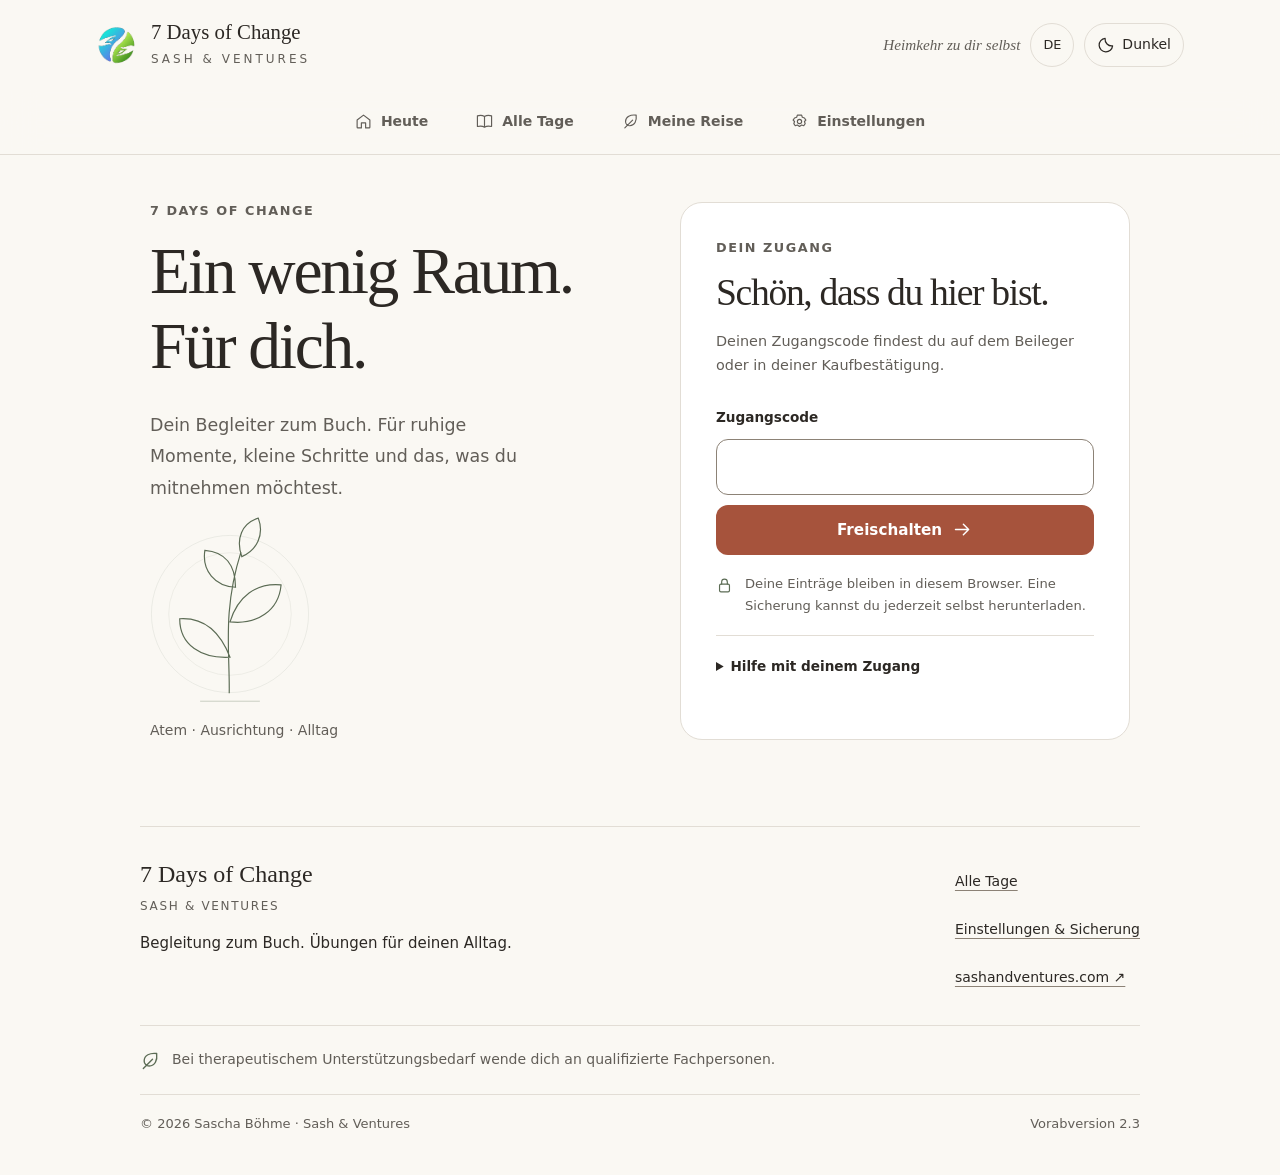
<file: index.html>
<!doctype html>
<html lang="de">
<head>
  <meta charset="utf-8">
  <meta name="viewport" content="width=device-width, initial-scale=1, viewport-fit=cover">
  <meta name="theme-color" content="#FAF8F3">
  <meta name="description" content="7 Days of Change – dein persönlicher Begleiter zum Buch. Raum für Atem, Praxis und Reflexion.">
  <meta name="color-scheme" content="light dark">
  <meta name="mobile-web-app-capable" content="yes">
  <meta name="apple-mobile-web-app-capable" content="yes">
  <meta name="apple-mobile-web-app-title" content="7DOC">
  <link rel="icon" href="img/icon-192.png" type="image/png">
  <link rel="apple-touch-icon" href="img/apple-touch-icon.png">
  <link rel="manifest" href="manifest.json">
  <link rel="stylesheet" href="style.css">
  <link rel="stylesheet" href="mobile.css">
  <title>7 Days of Change</title>
  <script src="content.js" defer></script>
  <script src="core.js" defer></script>
  <script src="interactions.js" defer></script>
  <script src="updates.js" defer></script>
  <script src="app.js" defer></script>
</head>
<body>
  <a class="skip-link" href="#main">Zum Inhalt</a>
  <header id="header" class="app-header"></header>
  <div id="storage-warning" class="system-warning" role="alert" hidden></div>
  <div id="update-notice" class="update-notice" role="status" hidden></div>
  <main id="main" tabindex="-1"></main>
  <footer id="footer" class="app-footer"></footer>
  <nav id="navigation" class="app-navigation" aria-label="Hauptnavigation"></nav>
  <button id="grounding-button" class="grounding-button" data-action="grounding" hidden></button>
  <dialog id="dialog" aria-labelledby="dialog-title"></dialog>
  <div id="toast" class="toast" role="status" aria-live="polite" hidden></div>
  <noscript>Bitte aktiviere JavaScript, um deine Übungen und Notizen zu nutzen. / Please enable JavaScript to use your practice and journal.</noscript>
</body>
</html>
</file>
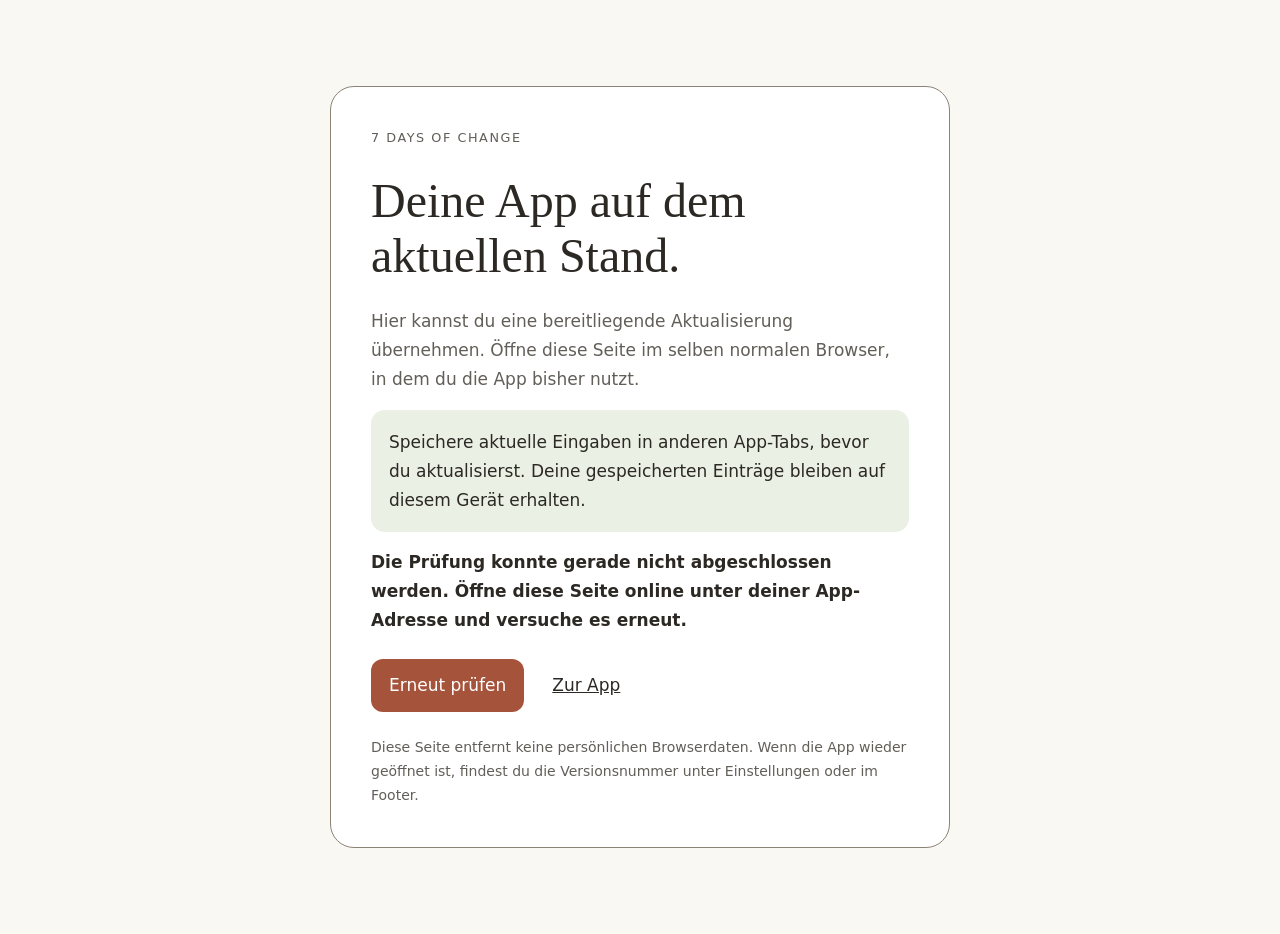
<file: aktualisieren.html>
<!doctype html>
<html lang="de">
<head>
<meta charset="utf-8">
<meta name="viewport" content="width=device-width,initial-scale=1">
<meta name="robots" content="noindex">
<meta name="color-scheme" content="light dark">
<title>App aktualisieren · 7 Days of Change</title>
<style>
:root{color-scheme:light dark;--bg:#faf8f3;--surface:#fff;--ink:#2c2824;--muted:#625e58;--accent:#a6533c;--on-accent:#fff;--line:#8c8276;--soft:#eaf0e4}
@media(prefers-color-scheme:dark){:root{--bg:#24211e;--surface:#302b27;--ink:#f0eee5;--muted:#d3cfc5;--accent:#e5ac8f;--on-accent:#24211e;--line:#aa9d8f;--soft:#343e2d}}
*{box-sizing:border-box}body{margin:0;padding:32px 20px;background:var(--bg);color:var(--ink);font:17px/1.7 system-ui,-apple-system,"Segoe UI",sans-serif}main{max-width:620px;margin:6vh auto;padding:clamp(24px,5vw,40px);background:var(--surface);border:1px solid var(--line);border-radius:24px}header{font-size:.8rem;letter-spacing:.12em;color:var(--muted)}h1{font:400 clamp(2rem,6vw,3rem)/1.15 Georgia,serif;margin:24px 0}p{margin:16px 0;color:var(--muted)}.note{padding:18px;background:var(--soft);color:var(--ink);border-radius:14px}button,a{font:inherit;min-height:48px;border-radius:12px;padding:12px 18px}button{background:var(--accent);color:var(--on-accent);border:0;cursor:pointer}button:disabled{cursor:wait}a{color:var(--ink);display:inline-flex;align-items:center}button:focus-visible,a:focus-visible{outline:3px solid var(--accent);outline-offset:4px}.actions{display:flex;gap:10px;flex-wrap:wrap;margin-top:24px}#status{min-height:58px;font-weight:550;color:var(--ink)}small{display:block;color:var(--muted);font-size:.875rem;margin-top:24px}
</style>
</head>
<body><main>
<header>7 DAYS OF CHANGE</header>
<h1>Deine App auf dem aktuellen Stand.</h1>
<p>Hier kannst du eine bereitliegende Aktualisierung übernehmen. Öffne diese Seite im selben normalen Browser, in dem du die App bisher nutzt.</p>
<p class="note">Speichere aktuelle Eingaben in anderen App-Tabs, bevor du aktualisierst. Deine gespeicherten Einträge bleiben auf diesem Gerät erhalten.</p>
<p id="status" role="status" aria-live="polite">Die Aktualisierung wird geprüft …</p>
<div class="actions"><button id="update" type="button" disabled>Bitte warten …</button><a id="open-app" href="./">Zur App</a></div>
<small>Diese Seite entfernt keine persönlichen Browserdaten. Wenn die App wieder geöffnet ist, findest du die Versionsnummer unter Einstellungen oder im Footer.</small>
<noscript><p>Aktiviere JavaScript, um das Update zu prüfen.</p></noscript>
</main>
<script>
(() => {
 'use strict';
 const button=document.getElementById('update'),status=document.getElementById('status');
 const base=new URL('./',location.href);
 let registration=null,applying=false,activationTimer=null;
 const watched=new WeakSet();
 document.getElementById('open-app').href=base.href;
 function showWaiting(){if(applying)return;status.textContent='Eine Aktualisierung ist bereit. Mit einem Tippen kannst du sie übernehmen.';button.textContent='Jetzt aktualisieren';button.disabled=false;}
 function inspect(){
  if(applying)return;
  if(registration.waiting){showWaiting();return;}
  const worker=registration.installing;
  if(worker){
   status.textContent='Die neue Version wird auf diesem Gerät vorbereitet …';button.disabled=true;
   if(!watched.has(worker)){watched.add(worker);worker.addEventListener('statechange',()=>{
    if(worker.state==='redundant'){status.textContent='Die Vorbereitung wurde unterbrochen. Prüfe deine Internetverbindung und versuche es erneut.';button.textContent='Erneut prüfen';button.disabled=false;}
    else inspect();
   });}
   return;
  }
  button.textContent='Erneut prüfen';button.disabled=false;
  status.textContent='Es wartet gerade kein Update. Öffne die App und prüfe dort die Versionsnummer. Bei alter Ansicht schließe weitere App-Tabs und versuche es erneut.';
 }
 async function check(){
  button.disabled=true;status.textContent='Die Aktualisierung wird geprüft …';
  try{
   if(!window.isSecureContext||!('serviceWorker' in navigator))throw new Error('unsupported');
   registration=await navigator.serviceWorker.register(new URL('OneSignalSDKWorker.js',base).href,{scope:base.pathname,updateViaCache:'none'});
   registration.addEventListener('updatefound',inspect);
   if(registration.waiting){showWaiting();return;}
   await registration.update();inspect();
  }catch{
   status.textContent='Die Prüfung konnte gerade nicht abgeschlossen werden. Öffne diese Seite online unter deiner App-Adresse und versuche es erneut.';button.textContent='Erneut prüfen';button.disabled=false;
  }
 }
 button.addEventListener('click',()=>{
  if(!registration?.waiting){check();return;}
  applying=true;button.disabled=true;button.textContent='Wird aktualisiert …';status.textContent='Die neue Version wird übernommen. Anschließend öffnet sich die App.';
  activationTimer=setTimeout(()=>{applying=false;button.disabled=false;button.textContent='Erneut prüfen';status.textContent='Die Aktualisierung braucht noch einen Moment. Schließe weitere App-Tabs und öffne die App erneut.';},20000);
  try{registration.waiting.postMessage({type:'SKIP_WAITING'});}catch{clearTimeout(activationTimer);applying=false;button.disabled=false;button.textContent='Erneut prüfen';status.textContent='Die Aktualisierung wurde noch nicht übernommen. Prüfe erneut.';}
 });
 if('serviceWorker' in navigator)navigator.serviceWorker.addEventListener('controllerchange',()=>{
  if(applying){clearTimeout(activationTimer);location.replace(base.href);}
  else if(registration)inspect();
 });
 check();
})();
</script>
</body></html>
</file>
<file: style.css>
/* 7DOC 2.0: one palette, readable type, mobile-first session flow. */
:root {
  color-scheme:light;
  --bg:#faf8f3;
  --surface:#ffffff;
  --soft:#f2efe9;
  --ink:#2c2824;
  --muted:#625e58;
  --on-accent:#ffffff;
  --control-border:#8c8276;
  --danger-soft:#faeae6;
  --line:#deded2;
  --accent:#a6533c;
  --accent-hover:#863d26;
  --accent-soft:#f8eee7;
  --sage:#5c6c55;
  --sage-soft:#eaf0e4;
  --gold:#826740;
  --danger:#9b362d;
  --radius:20px;
  --display:Georgia,'Times New Roman',serif;
  --sans:system-ui,-apple-system,BlinkMacSystemFont,'Segoe UI',sans-serif;
  --shadow:0 14px 42px #2c282407
}
:root[data-theme=dark] {
  color-scheme:dark;
  --bg:#24211e;
  --surface:#302b27;
  --soft:#39312b;
  --ink:#f0eee5;
  --muted:#d3cfc5;
  --on-accent:#24211e;
  --control-border:#aa9d8f;
  --danger-soft:#4b302c;
  --line:#594d43;
  --accent:#e5ac8f;
  --accent-hover:#f0c1a6;
  --accent-soft:#4b352b;
  --sage:#c0d0b2;
  --sage-soft:#343e2d;
  --gold:#d1b885;
  --danger:#f0ada4;
  --shadow:none
}
* {
  box-sizing:border-box
}
body {
  margin:0;
  background:var(--bg);
  color:var(--ink);
  font-family:var(--sans);
  font-size:16px;
  line-height:1.65;
  -webkit-text-size-adjust:100%
}
button,input,textarea,select {
  font:inherit
}
button,a,input,textarea,select {
  touch-action:manipulation
}
button {
  cursor:pointer
}
a {
  color:inherit;
  text-underline-offset:4px
}
button:disabled {
  opacity:1;
  cursor:default
}
svg {
  flex-shrink:0
}
img {
  max-width:100%
}
[hidden] {
  display:none!important
}
h1,h2,h3,h4,p {
  margin:0
}
h1,h2 {
  font-family:var(--display);
  font-weight:400;
  line-height:1.15;
  letter-spacing:-.035em
}
h1 {
  font-size:clamp(2.3rem,5vw,3.9rem)
}
h2 {
  font-size:clamp(1.75rem,3vw,2.35rem)
}
h3 {
  font-size:1.04rem;
  font-weight:600;
  line-height:1.45
}
h4 {
  font-size:.9rem;
  font-weight:600
}
p {
  color:var(--muted)
}
p+p {
  margin-top:1rem
}
strong {
  font-weight:650
}
button:focus-visible,a:focus-visible,input:focus-visible,textarea:focus-visible,select:focus-visible,summary:focus-visible {
  outline:3px solid var(--sage);
  outline-offset:4px
}
main:focus {
  outline:none
}
.icon {
  width:21px;
  height:21px;
  vertical-align:middle
}
.eyebrow {
  display:block;
  font-size:.75rem;
  font-weight:650;
  letter-spacing:.18em;
  color:var(--accent);
  line-height:1.5;
  margin-bottom:14px
}
.small {
  font-size:.82rem;
  line-height:1.6;
  color:var(--muted)
}
.lead {
  font-size:1.09rem;
  line-height:1.8
}
.text-center {
  text-align:center
}
.skip-link {
  position:fixed;
  top:-90px;
  left:20px;
  z-index:300;
  background:var(--ink);
  color:var(--bg);
  padding:12px 18px
}
.skip-link:focus {
  top:12px
}
.app-header {
  min-height:96px;
  max-width:1160px;
  padding:24px 36px;
  margin:auto;
  display:flex;
  align-items:center;
  justify-content:space-between;
  gap:20px
}
.brand {
  display:flex;
  gap:13px;
  align-items:center;
  text-decoration:none
}
.brand img {
  object-fit:contain
}
.brand strong {
  display:block;
  font-family:var(--display);
  font-size:1.3rem;
  font-weight:400;
  line-height:1.2
}
.brand small {
  display:block;
  font-size:.75rem;
  letter-spacing:.25em;
  margin-top:5px;
  color:var(--muted)
}
.header-right {
  display:flex;
  gap:26px;
  align-items:center
}
.header-motto {
  font-family:var(--display);
  font-style:italic;
  font-size:.95rem;
  color:var(--muted)
}
.icon-button {
  border:1px solid var(--line);
  background:transparent;
  border-radius:50%;
  width:44px;
  height:44px;
  color:var(--ink);
  display:inline-flex;
  align-items:center;
  justify-content:center;
  font-size:.8rem
}
.icon-button:hover {
  background:var(--soft)
}
.app-navigation {
  display:flex;
  gap:8px;
  justify-content:center;
  border-bottom:1px solid var(--line);
  padding:0 20px 16px;
  margin:0 auto;
  position:absolute;
  top:98px;
  left:0;
  right:0;
  z-index:20;
  background:var(--bg)
}
.app-navigation a {
  display:flex;
  gap:9px;
  align-items:center;
  text-decoration:none;
  padding:11px 22px;
  border-radius:30px;
  font-size:.83rem;
  font-weight:550;
  min-height:44px;
  color:var(--muted)
}
.app-navigation a[aria-current] {
  background:var(--ink);
  color:var(--bg)
}
.app-navigation a:not([aria-current]):hover {
  background:var(--soft)
}
.app-navigation .icon {
  width:17px;
  height:17px
}
main {
  max-width:1072px;
  margin:94px auto 0;
  padding:0 36px 55px;
  min-height:60vh
}
.page-intro {
  margin-bottom:32px
}
.page-intro h1 {
  max-width:850px
}
.page-intro>p {
  margin-top:15px;
  max-width:670px;
  font-size:.98rem
}
.card {
  background:var(--surface);
  border:1px solid var(--line);
  border-radius:var(--radius);
  padding:28px;
  box-shadow:var(--shadow)
}
.button {
  min-height:48px;
  display:inline-flex;
  align-items:center;
  justify-content:center;
  gap:10px;
  padding:12px 22px;
  border-radius:10px;
  border:1px solid transparent;
  background:var(--accent);
  color:var(--on-accent);
  text-decoration:none;
  font-size:.88rem;
  line-height:1.45;
  font-weight:550
}
.button:hover {
  background:var(--accent-hover)
}
.button.secondary {
  background:transparent;
  border-color:var(--control-border);
  color:var(--ink)
}
.button.secondary:hover {
  background:var(--soft)
}
.button.danger {
  background:transparent;
  color:var(--danger);
  border-color:var(--danger)
}
.button.danger:hover {
  background:var(--danger-soft)
}
.text-link {
  border:0;
  background:none;
  color:var(--accent);
  font-size:.84rem;
  font-weight:550;
  min-height:44px;
  display:inline-flex;
  align-items:center;
  justify-content:flex-start;
  gap:7px;
  padding:8px 0;
  text-decoration:none;
  line-height:1.5
}
.text-link:hover {
  text-decoration:underline
}
.text-link .icon {
  width:17px
}
.pill {
  display:inline-flex;
  align-items:center;
  gap:7px;
  font-size:.75rem;
  color:var(--sage);
  font-weight:550;
  margin-bottom:24px
}
.pill .icon {
  width:16px;
  height:16px
}
.today-hero {
  display:grid;
  grid-template-columns:1.5fr 1fr;
  background:var(--sage-soft);
  border:1px solid var(--line);
  border-radius:26px;
  overflow:hidden;
  min-height:350px;
  margin-bottom:24px
}
.hero-copy {
  padding:40px 44px
}
.hero-copy h2 {
  font-size:clamp(2.2rem,4vw,3.2rem);
  margin-bottom:15px
}
.hero-copy>p {
  max-width:420px;
  font-size:.94rem
}
.hero-meta {
  display:flex;
  align-items:center;
  gap:7px;
  flex-wrap:wrap;
  font-size:.76rem;
  color:var(--muted);
  margin:23px 0
}
.hero-meta .icon {
  width:15px;
  height:15px
}
.hero-copy>.button {
  margin-right:20px
}
.hero-copy>.text-link {
  display:flex;
  margin-top:8px
}
.hero-art {
  position:relative;
  display:flex;
  align-items:center;
  justify-content:center;
  flex-direction:column;
  color:var(--sage);
  padding:20px;
  background:linear-gradient(145deg,transparent, #9cac881a)
}
.botanical {
  width:220px;
  height:260px
}
.hero-art>span {
  font-size:.75rem;
  line-height:1.8;
  letter-spacing:.2em;
  text-align:center
}
.dashboard-grid {
  display:grid;
  grid-template-columns:1.1fr 1fr;
  gap:24px
}
.progress-label {
  display:flex;
  justify-content:space-between;
  font-size:.8rem;
  gap:12px;
  color:var(--muted);
  margin-bottom:12px
}
.progress-label span:first-child {
  font-weight:600;
  color:var(--ink)
}
.progress-track {
  height:5px;
  background:var(--line);
  border-radius:5px;
  overflow:hidden
}
.progress-track>span {
  display:block;
  height:100%;
  background:var(--sage);
  border-radius:5px
}
.day-dots {
  display:flex;
  gap:7px;
  justify-content:space-between;
  margin:22px 0
}
.day-dot {
  width:32px;
  height:32px;
  border-radius:50%;
  border:1px solid var(--line);
  display:flex;
  align-items:center;
  justify-content:center;
  text-decoration:none;
  font-size:.75rem;
  color:var(--muted);
  min-width:24px
}
.day-dot .icon {
  width:14px;
  height:14px
}
.day-dot.is-done {
  background:var(--sage);
  color:var(--bg);
  border-color:var(--sage)
}
.day-dot.is-next {
  border:1.5px solid var(--accent);
  color:var(--accent);
  background:var(--accent-soft)
}
.day-dot.is-locked {
  border-style:dashed
}
.book-card {
  display:flex;
  gap:18px
}
.book-card>.icon {
  color:var(--gold);
  width:24px;
  height:24px
}
.book-card p {
  font-size:.85rem;
  margin-top:10px
}
.quiet-row {
  margin:24px 0;
  display:flex;
  gap:20px;
  align-items:center;
  justify-content:space-between;
  font-size:.76rem;
  color:var(--muted)
}
.rhythm {
  padding:25px 0 0;
  border-top:1px solid var(--line);
  margin-top:35px
}
.rhythm>div {
  display:flex;
  gap:25px;
  justify-content:space-between
}
.rhythm>div>span {
  font-size:.85rem
}
.rhythm small {
  color:var(--accent);
  margin-right:12px;
  font-size:.75rem
}
.toolbox {
  margin-top:24px
}
.toolbox h2 {
  margin-bottom:22px
}
.tool-line {
  display:flex;
  gap:15px;
  align-items:flex-start;
  background:var(--soft);
  padding:18px;
  border-radius:10px;
  white-space:pre-wrap;
  overflow-wrap:anywhere
}
.tool-line .icon {
  color:var(--sage);
  margin-top:3px
}
.tool-line+.tool-line {
  margin-top:12px
}
.section-heading {
  display:flex;
  justify-content:space-between;
  align-items:center;
  gap:20px;
  margin-bottom:22px
}
.section-heading .eyebrow {
  margin-bottom:7px
}
.section-heading h2 {
  font-size:1.8rem
}
.program-progress {
  margin-bottom:40px
}
.program-section+.program-section {
  margin-top:45px
}
.program-list {
  border:1px solid var(--line);
  border-radius:var(--radius);
  overflow:hidden;
  background:var(--surface)
}
.program-day {
  display:flex;
  gap:24px;
  align-items:center;
  text-decoration:none;
  padding:24px 28px;
  border-bottom:1px solid var(--line)
}
.program-day:last-child {
  border-bottom:none
}
.program-day:hover {
  background:var(--soft)
}
.program-number {
  font-family:var(--display);
  font-size:1.9rem;
  color:var(--accent);
  width:40px;
  flex-shrink:0
}
.program-day h3 {
  font-family:var(--display);
  font-size:1.35rem;
  font-weight:400
}
.program-day p {
  font-size:.85rem;
  margin-top:3px
}
.program-day .small {
  font-size:.75rem
}
.program-trailing {
  margin-left:auto;
  color:var(--sage)
}
.program-day.locked .program-number {
  color:var(--muted)
}
.program-day.locked .program-trailing {
  color:var(--muted)
}
.app-footer {
  max-width:1000px;
  border-top:1px solid var(--line);
  padding:25px 0 35px;
  margin:auto;
  display:flex;
  align-items:center;
  justify-content:space-between;
  flex-wrap:wrap;
  gap:12px;
  font-size:.75rem;
  color:var(--muted)
}
.app-footer p {
  width:100%;
  font-size:.75rem;
  max-width:770px
}
.grounding-button {
  position:fixed;
  right:24px;
  bottom:24px;
  border:1px solid var(--line);
  background:var(--surface);
  color:var(--sage);
  border-radius:30px;
  box-shadow:0 5px 25px #0001;
  z-index:30;
  display:flex;
  align-items:center;
  justify-content:center;
  gap:8px;
  min-height:48px;
  padding:11px 18px;
  font-size:.8rem
}
.grounding-button:hover {
  background:var(--sage-soft)
}
.gate-layout {
  display:grid;
  grid-template-columns:1fr 1fr;
  gap:80px;
  align-items:center;
  padding:10px 10px 30px
}
.gate-story h1 {
  font-size:4.1rem;
  margin-bottom:25px
}
.gate-story .lead {
  max-width:380px
}
.gate-plant {
  height:200px;
  overflow:hidden;
  margin:0 0 15px -30px;
  color:var(--sage)
}
.gate-plant .botanical {
  height:220px
}
.gate-card {
  padding:35px
}
.gate-card h2 {
  margin-bottom:16px
}
.gate-card>p {
  font-size:.9rem;
  margin-bottom:24px
}
.quiet-note {
  display:flex;
  align-items:flex-start;
  gap:12px;
  padding:18px 0;
  font-size:.82rem;
  color:var(--muted)
}
.quiet-note .icon {
  color:var(--sage);
  width:17px;
  height:17px;
  margin-top:4px
}
.quiet-note p {
  line-height:1.7
}
.code-row {
  display:flex;
  gap:10px;
  margin-top:9px;
  flex-direction:column
}
.code-row input {
  text-transform:none
}
label {
  font-size:.85rem;
  font-weight:550;
  color:var(--ink)
}
input,select,textarea {
  width:100%;
  background:var(--bg);
  color:var(--ink);
  border:1px solid var(--line);
  border-radius:8px;
  padding:12px 14px;
  min-height:48px;
  font-size:16px
}
input::placeholder,textarea::placeholder {
  color:var(--muted);
  opacity:1
}
textarea {
  resize:vertical;
  line-height:1.8;
  min-height:100px
}
textarea:focus,input:focus {
  border-color:var(--sage)
}
.form-field {
  margin-bottom:24px
}
.form-field>label {
  display:block;
  margin-bottom:9px
}
.form-field .small {
  margin-top:8px
}
.field-error {
  color:var(--danger);
  font-size:.83rem;
  margin-top:10px;
  min-height:0
}
.field-error:empty {
  display:none
}
details {
  border-top:1px solid var(--line);
  padding:18px 0;
  font-size:.9rem
}
summary {
  cursor:pointer;
  min-height:32px;
  color:var(--ink);
  font-size:.85rem;
  font-weight:550;
  line-height:1.8
}
details>p,details>.reading {
  margin-top:14px
}
details h3 {
  margin-top:18px;
  margin-bottom:8px
}
.session-heading .back-link {
  display:inline-flex;
  gap:8px;
  align-items:center;
  font-size:.8rem;
  text-decoration:none;
  color:var(--muted);
  min-height:44px;
  margin-bottom:12px
}
.back-link .icon {
  width:17px
}
.session-title {
  display:flex;
  align-items:center;
  gap:25px;
  justify-content:space-between
}
.session-title h1 {
  font-size:clamp(2rem,4vw,3.2rem)
}
.session-title p {
  margin-top:12px
}
.session-title .eyebrow {
  margin-bottom:9px
}
.session-number {
  font-family:var(--display);
  font-size:5rem;
  line-height:1;
  color:var(--muted);
  font-style:italic
}
.session-context {
  display:flex;
  align-items:center;
  gap:22px;
  flex-wrap:wrap;
  font-size:.75rem;
  color:var(--muted);
  margin:25px 0
}
.session-context span {
  display:flex;
  gap:7px;
  align-items:center
}
.session-context .icon {
  width:16px;
  height:16px
}
#save-status {
  margin-left:auto;
  font-size:.75rem
}
.phase-navigation {
  display:grid;
  grid-template-columns:repeat(4,1fr);
  border-bottom:1px solid var(--line);
  margin-bottom:30px
}
.phase {
  background:none;
  color:var(--muted);
  border:0;
  border-bottom:2px solid transparent;
  display:flex;
  gap:10px;
  align-items:center;
  padding:14px 8px;
  font-size:.82rem;
  min-height:56px
}
.phase>span {
  display:inline-flex;
  align-items:center;
  justify-content:center;
  width:24px;
  height:24px;
  border:1px solid var(--line);
  border-radius:50%;
  font-size:.75rem;
  flex-shrink:0
}
.phase.active {
  border-bottom-color:var(--accent);
  color:var(--accent);
  font-weight:600
}
.phase.active>span {
  background:var(--accent);
  color:var(--bg);
  border-color:var(--accent)
}
.section-top {
  margin-bottom:27px
}
.section-top h2 {
  margin-bottom:15px
}
.section-top p {
  max-width:650px;
  font-size:.95rem
}
.arrival-grid {
  display:grid;
  grid-template-columns:1.4fr 1fr;
  gap:35px
}
.arrival-grid>div>p {
  font-size:.92rem
}
.checkin-card {
  padding:24px;
  background:var(--surface);
  border:1px solid var(--line);
  border-radius:var(--radius);
  margin-top:25px
}
.checkin-card .section-heading {
  margin-bottom:12px
}
.rating-row {
  display:grid;
  grid-template-columns:1fr 35px;
  align-items:center;
  margin:22px 0
}
.rating-row label {
  font-size:.84rem
}
.rating-row output {
  text-align:right;
  color:var(--accent);
  font-weight:650;
  font-size:.9rem
}
.rating-row input {
  grid-column:span 2;
  min-height:30px;
  padding:0;
  margin:7px 0 0;
  accent-color:var(--accent);
  background:none;
  border:none;
  cursor:pointer
}
.checkin-card .button {
  margin-top:17px
}
#rating-feedback {
  font-size:.78rem;
  color:var(--sage);
  display:block;
  margin-top:8px
}
.soft-card {
  background:var(--soft);
  border-radius:var(--radius);
  padding:25px
}
.preparation-list {
  padding-left:18px;
  font-size:.86rem;
  color:var(--muted);
  line-height:1.8
}
.preparation-list li {
  margin:12px 0
}
.session-controls {
  border-top:1px solid var(--line);
  padding-top:25px;
  margin-top:32px;
  display:flex;
  justify-content:space-between;
  gap:16px
}
.session-safety {
  display:flex;
  align-items:flex-start;
  gap:10px;
  font-size:.78rem;
  margin-top:27px;
  color:var(--muted)
}
.session-safety .icon {
  width:17px;
  height:17px;
  flex-shrink:0;
  margin-top:3px;
  color:var(--sage)
}
.audio-card {
  background:var(--soft);
  padding:22px 25px;
  border-radius:16px;
  margin-bottom:25px
}
.audio-heading {
  display:flex;
  gap:13px;
  align-items:center;
  margin-bottom:15px
}
.audio-heading>.icon {
  color:var(--sage);
  width:26px;
  height:26px
}
.audio-heading h3 {
  font-size:.94rem
}
.audio-heading p {
  font-size:.75rem;
  margin-top:3px
}
.offline-label {
  margin-left:auto;
  font-size:.75rem;
  color:var(--sage)
}
audio {
  width:100%;
  height:45px
}
.audio-actions {
  display:flex;
  gap:22px;
  align-items:center;
  flex-wrap:wrap;
  margin-top:8px
}
.audio-actions .text-link {
  font-size:.75rem;
  min-height:35px
}
.audio-card progress {
  width:100%;
  height:7px;
  accent-color:var(--sage);
  margin:10px 0
}
.mode-switch {
  display:inline-flex;
  gap:4px;
  background:var(--soft);
  padding:5px;
  border-radius:30px;
  margin-bottom:27px
}
.mode-switch button {
  background:transparent;
  border:0;
  padding:10px 18px;
  min-height:44px;
  border-radius:25px;
  color:var(--muted);
  font-size:.8rem
}
.mode-switch button.selected {
  background:var(--surface);
  color:var(--ink);
  box-shadow:0 1px 4px #0001
}
.practice-tabs {
  display:flex;
  gap:8px;
  margin-bottom:16px
}
.practice-tabs button {
  background:none;
  color:var(--muted);
  border:1px solid var(--line);
  border-radius:9px;
  flex:1;
  text-align:left;
  padding:11px 12px;
  display:flex;
  align-items:center;
  gap:8px;
  font-size:.75rem;
  line-height:1.4;
  min-height:52px
}
.practice-tabs button>span {
  font-family:var(--display);
  font-size:1.1rem
}
.practice-tabs button.active {
  border-color:var(--sage);
  background:var(--sage-soft);
  color:var(--ink)
}
.practice-card,.reflection-card {
  border:1px solid var(--line);
  padding:32px 36px;
  background:var(--surface);
  border-radius:var(--radius)
}
.practice-card h2 {
  margin-bottom:24px
}
.reading {
  font-size:1rem;
  line-height:1.9;
  color:var(--ink);
  overflow-wrap:anywhere
}
.reading strong {
  color:var(--ink);
  font-weight:650
}
.reading em {
  color:var(--muted);
  font-size:.94rem
}
.reading ul,.reading ol {
  padding-left:25px
}
.practice-card>.button {
  margin:25px 0
}
.practice-card details {
  margin-top:28px;
  padding-bottom:0
}
.practice-card details p {
  font-size:.9rem
}
.practice-card>.form-field:first-of-type {
  margin-top:28px
}
.practice-pager {
  display:flex;
  align-items:center;
  justify-content:space-between;
  gap:20px;
  margin-top:28px
}
.practice-pager>.text-link {
  font-size:.8rem
}
.background-reading {
  margin-top:24px
}
.short-step {
  display:flex;
  gap:20px;
  padding:22px 0;
  border-bottom:1px solid var(--line)
}
.short-step:last-child {
  border-bottom:0
}
.short-step>span {
  font-family:var(--display);
  font-size:1.8rem;
  color:var(--accent)
}
.short-step h3 {
  margin-bottom:10px
}
.value-picker {
  margin:28px 0
}
.value-picker>label {
  display:block;
  margin-bottom:14px
}
.value-options {
  display:flex;
  gap:8px;
  flex-wrap:wrap;
  margin-bottom:18px
}
.value-options button {
  background:var(--bg);
  color:var(--ink);
  border:1px solid var(--line);
  border-radius:30px;
  padding:8px 15px;
  font-size:.8rem;
  min-height:42px
}
.value-options button.selected {
  background:var(--sage);
  border-color:var(--sage);
  color:var(--bg)
}
.reflection-card .form-field:last-of-type {
  margin-bottom:14px
}
.closing-card {
  text-align:center;
  max-width:700px;
  margin:0 auto;
  padding:18px 0
}
.closing-card h2 {
  font-size:2.7rem;
  margin-bottom:22px
}
.closing-card>p {
  max-width:560px;
  margin:0 auto 25px
}
.closing-symbol {
  width:70px;
  height:70px;
  background:var(--sage-soft);
  color:var(--sage);
  border-radius:50%;
  display:flex;
  align-items:center;
  justify-content:center;
  margin:0 auto 25px
}
.closing-symbol .icon {
  width:30px;
  height:30px
}
.closing-card>.button {
  margin:15px
}
.closing-card .quiet-note {
  justify-content:center
}
.closing-actions {
  display:flex;
  flex-direction:column;
  align-items:center;
  gap:8px;
  margin:30px 0
}
.rating-chips {
  display:grid;
  grid-template-columns:repeat(4,1fr);
  gap:10px;
  margin:22px 0
}
.rating-chips>span {
  display:flex;
  flex-direction:column;
  padding:14px 8px;
  background:var(--soft);
  border-radius:10px;
  font-size:.75rem;
  color:var(--muted);
  text-align:center
}
.rating-chips strong {
  font-size:1.4rem;
  color:var(--ink);
  font-weight:400;
  font-family:var(--display);
  margin-top:6px
}
.rating-chips small {
  font: .7rem var(--sans);
  color:var(--muted);
  margin-left:2px
}
.insight-panel {
  margin-bottom:25px
}
.insight-panel h2 {
  margin-bottom:20px
}
.insight-panel>p {
  max-width:750px;
  font-size:.92rem
}
.insight-panel>.small {
  font-size:.77rem;
  margin-top:20px
}
.insight-grid {
  display:grid;
  grid-template-columns:repeat(4,1fr);
  gap:15px;
  margin-top:26px
}
.insight-grid>div {
  display:flex;
  flex-direction:column;
  padding:18px;
  background:var(--soft);
  border-radius:12px;
  gap:5px
}
.insight-grid span {
  font-size:.77rem
}
.insight-grid strong {
  font:2.3rem var(--display);
  color:var(--ink)
}
.insight-grid small {
  font-size:.75rem;
  color:var(--muted)
}
.journey-tools {
  display:flex;
  align-items:center;
  gap:25px;
  margin:24px 0
}
.journal-list {
  display:flex;
  flex-direction:column;
  gap:14px
}
.journal-day {
  padding:0;
  border:1px solid var(--line);
  border-radius:16px;
  background:var(--surface);
  overflow:hidden
}
.journal-day summary {
  list-style:none;
  display:flex;
  align-items:center;
  padding:22px 25px;
  gap:20px
}
.journal-day summary::-webkit-details-marker {
  display:none
}
.journal-day summary>span:nth-child(2) {
  display:flex;
  flex-direction:column
}
.journal-day summary strong {
  font-size:.95rem
}
.journal-day summary small {
  color:var(--muted);
  font-weight:400;
  font-size:.75rem
}
.journal-day summary>.icon {
  margin-left:auto;
  color:var(--sage)
}
.journal-number {
  font:1.6rem var(--display);
  color:var(--accent)
}
.journal-content {
  padding:0 26px 20px
}
.journal-content>.rating-chips {
  margin-top:0
}
.journal-entry {
  padding:18px 0;
  border-top:1px solid var(--line)
}
.journal-entry h4 {
  margin-bottom:8px
}
.journal-entry p {
  white-space:pre-wrap;
  overflow-wrap:anywhere;
  font-size:.94rem;
  line-height:1.8
}
.archive-switch {
  display:flex;
  align-items:center;
  gap:15px;
  margin-bottom:25px
}
.archive-switch select {
  width:auto;
  max-width:80%
}
.summary-hero {
  text-align:center;
  padding:15px 0 30px;
  max-width:770px;
  margin:auto
}
.milestone-seal {
  border:1px solid var(--sage);
  border-radius:50%;
  width:112px;
  height:112px;
  display:flex;
  align-items:center;
  justify-content:center;
  flex-direction:column;
  color:var(--sage);
  margin:0 auto 30px
}
.milestone-seal .icon {
  width:22px;
  height:22px
}
.milestone-seal strong {
  font:2.3rem var(--display);
  line-height:1.2
}
.milestone-seal small {
  font-size:.75rem;
  letter-spacing:.2em
}
.summary-hero h1 {
  font-size:3.4rem;
  margin-bottom:22px
}
.summary-hero .button {
  margin-top:27px
}
.summary-actions {
  display:flex;
  gap:15px;
  justify-content:center;
  margin:30px 0
}
.next-chapter {
  margin-top:40px
}
.next-chapter h2 {
  margin-bottom:18px
}
.link-row {
  display:flex;
  gap:25px;
  flex-wrap:wrap;
  margin-top:15px
}
.empty-state {
  text-align:center;
  padding:60px 30px
}
.empty-state>.icon {
  width:35px;
  height:35px;
  color:var(--sage);
  margin-bottom:25px
}
.empty-state h1,.empty-state h2 {
  margin-bottom:20px
}
.empty-state p {
  max-width:500px;
  margin:0 auto 25px
}
.empty-state>.button {
  margin-right:20px
}
.settings-grid {
  display:grid;
  grid-template-columns:1fr 1fr;
  gap:24px
}
.settings-grid h2 {
  font-size:1.6rem;
  margin-bottom:22px
}
.settings-grid .card>p {
  font-size:.85rem;
  margin-bottom:18px
}
.settings-grid .card>.button,.settings-grid .file-button {
  display:flex;
  width:100%;
  margin-top:15px;
  text-align:center
}
.settings-wide {
  grid-column:1/-1
}
.danger-zone {
  margin-top:25px
}
.danger-zone summary {
  color:var(--danger)
}
.danger-zone .button {
  margin-top:20px
}
.recovery {
  margin-bottom:24px;
  border-color:var(--accent)
}
.recovery h2 {
  margin-bottom:20px
}
.recovery .button {
  margin:20px 15px 0 0
}
.system-warning,.update-notice {
  padding:16px 30px;
  background:var(--accent-soft);
  color:var(--ink);
  font-size:.84rem;
  border-block:1px solid var(--line);
  position:relative;
  z-index:25
}
.system-warning:not([hidden])~main,.update-notice:not([hidden])~main {
  margin-top:100px
}
.update-notice {
  display:flex;
  gap:20px;
  align-items:center;
  justify-content:center
}
.small-button {
  padding:8px 15px;
  min-height:40px;
  font-size:.8rem
}
.toast {
  position:fixed;
  left:50%;
  transform:translateX(-50%);
  bottom:30px;
  max-width:min(90vw,550px);
  padding:15px 23px;
  background:var(--ink);
  color:var(--bg);
  border-radius:12px;
  z-index:150;
  font-size:.84rem;
  box-shadow:0 5px 20px #0002
}
.app-header+.system-warning {
  margin-top:75px
}
dialog {
  border:1px solid var(--line);
  background:var(--surface);
  color:var(--ink);
  border-radius:24px;
  padding:28px;
  width:min(540px,calc(100vw - 32px));
  max-height:85dvh;
  overflow:auto;
  box-shadow:0 30px 100px #0002
}
dialog::backdrop {
  background:#1b231c70;
  backdrop-filter:blur(4px)
}
.dialog-heading {
  display:flex;
  align-items:center;
  justify-content:space-between;
  gap:20px;
  margin-bottom:20px
}
.dialog-heading h2 {
  font-size:1.8rem
}
.dialog-heading .icon-button {
  flex-shrink:0
}
.dialog-body p {
  font-size:.91rem
}
.dialog-body form label {
  display:block;
  margin:20px 0 10px
}
.dialog-actions {
  display:flex;
  gap:12px;
  flex-wrap:wrap;
  margin-top:24px
}
.dialog-body>.button {
  margin-top:20px
}
.dialog-body ol {
  padding-left:22px;
  color:var(--muted);
  font-size:.9rem
}
.dialog-body h3 {
  margin-top:22px
}
.grounding-list {
  list-style:none;
  counter-reset:senses;
  margin:24px 0;
  padding:0!important
}
.grounding-list li {
  counter-increment:senses;
  display:grid;
  grid-template-columns:32px 1fr;
  gap:0 15px;
  padding:14px 0;
  border-top:1px solid var(--line)
}
.grounding-list li::before {
  content:counter(senses);
  grid-row:span 2;
  font:1.4rem var(--display);
  color:var(--sage)
}
.grounding-list strong {
  color:var(--ink)
}
.grounding-list span {
  font-size:.84rem
}
.breath-stage {
  height:235px;
  display:flex;
  align-items:center;
  justify-content:center
}
.breath-orb {
  width:135px;
  height:135px;
  border:1.5px solid var(--sage);
  background:var(--sage-soft);
  border-radius:50%;
  display:flex;
  align-items:center;
  justify-content:center;
  box-shadow:0 0 0 18px var(--bg),0 0 0 19px var(--line);
  will-change:transform
}
.breath-orb span {
  font:2.8rem var(--display);
  color:var(--sage)
}
.breath-phase {
  text-align:center;
  color:var(--ink);
  font-size:1.1rem!important;
  min-height:40px
}
#print-sheet {
  display:none
}
@media(min-width:1500px) {
  main {
    margin-top:110px
  }
  .app-header {
    max-width:1250px;
    padding-top:30px
  }
  .today-hero {
    min-height:370px
  }
}
@media(max-width:900px) {
  .header-motto {
    display:none
  }
  .dashboard-grid {
    grid-template-columns:1fr
  }
  .day-dot {
    width:38px;
    height:38px
  }
  .gate-layout {
    gap:35px
  }
  .gate-story h1 {
    font-size:3.2rem
  }
  .hero-copy {
    padding:32px
  }
  .hero-art .botanical {
    width:180px
  }
  .arrival-grid {
    grid-template-columns:1fr 0.85fr;
    gap:24px
  }
  .app-footer {
    margin:0 36px
  }
  .session-context #save-status {
    width:100%;
    margin-left:0
  }
}
@media(max-width:640px) {
  .app-header {
    padding:18px 20px;
    min-height:80px
  }
  .brand {
    gap:9px
  }
  .brand img {
    width:34px;
    height:34px
  }
  .brand strong {
    font-size:1.08rem
  }
  .brand small {
    font-size:.75rem
  }
  .header-right {
    gap:10px
  }
  .icon-button {
    width:42px;
    height:42px;
    min-width:42px
  }
  main {
    margin-top:27px;
    padding:0 20px 35px;
    min-height:65vh
  }
  .app-navigation {
    position:fixed;
    top:auto;
    bottom:0;
    left:0;
    right:0;
    margin:0;
    gap:0;
    padding:7px 5px max(7px,env(safe-area-inset-bottom));
    background:var(--surface);
    border-bottom:0;
    border-top:1px solid var(--line);
    z-index:50;
    justify-content:space-around
  }
  .app-navigation a {
    flex:1;
    max-width:100px;
    flex-direction:column;
    gap:4px;
    font-size:.75rem;
    border-radius:12px;
    padding:6px 3px;
    min-height:53px;
    justify-content:center
  }
  .app-navigation a[aria-current] {
    background:var(--sage-soft);
    color:var(--sage)
  }
  .app-navigation .icon {
    width:20px;
    height:20px
  }
  .page-intro {
    margin-bottom:26px
  }
  .page-intro h1 {
    font-size:2.35rem
  }
  .page-intro>p {
    font-size:.88rem;
    margin-top:13px
  }
  .eyebrow {
    font-size:.75rem;
    margin-bottom:12px
  }
  .today-hero {
    grid-template-columns:1fr;
    min-height:0;
    border-radius:21px;
    position:relative
  }
  .hero-copy {
    padding:27px 24px;
    position:relative;
    z-index:1
  }
  .hero-copy h2 {
    font-size:2.45rem;
    max-width:290px
  }
  .hero-copy>p {
    font-size:.88rem;
    max-width:300px
  }
  .hero-meta {
    font-size:.75rem;
    gap:5px;
    margin:20px 0
  }
  .hero-meta .icon {
    width:14px;
    height:14px
  }
  .hero-copy>.button {
    width:100%;
    margin-right:0
  }
  .hero-copy>.text-link {
    justify-content:center;
    font-size:.76rem
  }
  .hero-art {
    position:absolute;
    right:-30px;
    top:0;
    opacity:.12;
    background:none;
    pointer-events:none
  }
  .hero-art .botanical {
    width:170px;
    height:210px
  }
  .hero-art>span {
    display:none
  }
  .pill {
    font-size:.75rem;
    margin-bottom:20px
  }
  .dashboard-grid {
    gap:16px
  }
  .card {
    padding:23px;
    border-radius:17px
  }
  .day-dots {
    gap:5px;
    margin:20px 0
  }
  .day-dot {
    width:26px;
    height:29px;
    min-width:23px;
    font-size:.75rem
  }
  .day-dot .icon {
    width:12px
  }
  .book-card {
    gap:15px
  }
  .book-card p {
    font-size:.8rem
  }
  .book-card h3 {
    font-size:.96rem
  }
  .quiet-row {
    flex-direction:column;
    align-items:flex-start;
    gap:5px
  }
  .rhythm {
    margin-top:25px;
    padding-top:22px
  }
  .rhythm>div {
    display:grid;
    grid-template-columns:1fr 1fr;
    gap:16px
  }
  .rhythm>div>span {
    font-size:.78rem
  }
  .tool-line {
    font-size:.86rem;
    padding:15px
  }
  .program-progress {
    margin-bottom:30px
  }
  .section-heading {
    align-items:flex-start
  }
  .section-heading h2 {
    font-size:1.6rem
  }
  .section-heading>.small {
    font-size:.75rem;
    white-space:nowrap
  }
  .program-day {
    padding:21px 18px;
    gap:15px
  }
  .program-number {
    width:28px;
    font-size:1.6rem
  }
  .program-day h3 {
    font-size:1.15rem
  }
  .program-day p {
    font-size:.76rem
  }
  .program-day .small {
    font-size:.75rem
  }
  .program-trailing .icon {
    width:17px
  }
  .app-footer {
    margin:0 20px;
    padding:23px 0 145px;
    font-size:.75rem;
    gap:8px
  }
  .app-footer p {
    font-size:.75rem
  }
  .grounding-button {
    bottom:calc(78px + env(safe-area-inset-bottom));
    right:17px;
    min-height:44px;
    padding:10px 15px;
    font-size:.75rem
  }
  .grounding-button .icon {
    width:18px
  }
  .gate-layout {
    grid-template-columns:1fr;
    gap:25px;
    padding:0
  }
  .gate-story h1 {
    font-size:3.1rem;
    margin-bottom:18px
  }
  .gate-story .lead {
    font-size:.94rem
  }
  .gate-plant,.gate-story>.small {
    display:none
  }
  .gate-card {
    padding:25px
  }
  .gate-card h2 {
    font-size:1.8rem
  }
  .gate-card>p {
    font-size:.85rem
  }
  .session-title h1 {
    font-size:2.15rem
  }
  .session-title p {
    font-size:.84rem;
    margin-top:10px
  }
  .session-number {
    font-size:3.5rem
  }
  .session-context {
    gap:10px 16px;
    margin:20px 0;
    font-size:.75rem
  }
  .session-context #save-status {
    font-size:.75rem
  }
  .session-heading .back-link {
    margin-bottom:15px
  }
  .phase-navigation {
    margin-bottom:24px;
    gap:0
  }
  .phase {
    flex-direction:column;
    gap:7px;
    font-size:.75rem;
    padding:11px 3px;
    min-height:70px;
    justify-content:center
  }
  .phase>span {
    width:22px;
    height:22px;
    font-size:.75rem
  }
  .section-top {
    margin-bottom:22px
  }
  .section-top h2 {
    font-size:1.9rem
  }
  .section-top p {
    font-size:.87rem
  }
  .arrival-grid {
    grid-template-columns:1fr;
    gap:20px
  }
  .arrival-grid>aside {
    display:grid;
    grid-template-columns:1fr;
    gap:5px
  }
  .arrival-grid>div>p {
    font-size:.86rem
  }
  .soft-card {
    padding:22px
  }
  .checkin-card {
    padding:21px;
    margin-top:22px
  }
  .rating-row {
    margin:20px 0
  }
  .rating-row label {
    font-size:.8rem
  }
  .session-controls {
    gap:12px;
    padding-top:22px;
    margin-top:27px
  }
  .session-controls .button {
    font-size:.76rem;
    padding:12px 14px;
    flex:1;
    min-width:0;
    gap:5px
  }
  .session-controls .button .icon {
    width:15px
  }
  .session-safety {
    font-size:.75rem;
    margin-top:23px
  }
  .audio-card {
    padding:21px 18px;
    margin-bottom:22px
  }
  .audio-heading {
    gap:10px
  }
  .audio-heading h3 {
    font-size:.87rem
  }
  .audio-heading p {
    font-size:.75rem
  }
  .audio-heading>.icon {
    width:21px
  }
  .offline-label {
    font-size:.75rem;
    max-width:70px;
    text-align:right
  }
  .audio-actions {
    gap:8px 19px
  }
  .audio-actions .text-link {
    font-size:.75rem
  }
  .mode-switch {
    width:100%;
    margin-bottom:22px
  }
  .mode-switch button {
    flex:1;
    font-size:.75rem;
    padding:9px 12px
  }
  .practice-tabs {
    gap:6px
  }
  .practice-tabs button {
    flex-direction:column;
    align-items:flex-start;
    font-size:.75rem;
    padding:10px;
    gap:4px
  }
  .practice-tabs button>span {
    font-size:1.05rem
  }
  .practice-card,.reflection-card {
    padding:25px 20px;
    border-radius:16px
  }
  .practice-card h2 {
    font-size:1.9rem
  }
  .reading {
    font-size:.95rem;
    line-height:1.85
  }
  .reading em {
    font-size:.88rem
  }
  .practice-pager {
    gap:12px
  }
  .practice-pager>.button {
    font-size:.75rem;
    padding:12px
  }
  .practice-pager>.text-link {
    font-size:.75rem
  }
  .practice-card>.button {
    font-size:.8rem
  }
  .value-options {
    gap:7px
  }
  .value-options button {
    font-size:.75rem;
    padding:8px 13px
  }
  .form-field>label {
    font-size:.84rem;
    line-height:1.6
  }
  .closing-card h2 {
    font-size:2.25rem
  }
  .closing-card>p {
    font-size:.91rem
  }
  .rating-chips {
    grid-template-columns:repeat(2,1fr);
    gap:9px
  }
  .rating-chips>span {
    font-size:.75rem
  }
  .insight-panel>p {
    font-size:.84rem
  }
  .insight-grid {
    grid-template-columns:1fr 1fr;
    gap:10px
  }
  .insight-grid span {
    font-size:.75rem
  }
  .insight-grid small {
    font-size:.75rem
  }
  .insight-grid>div {
    padding:14px
  }
  .journey-tools {
    flex-wrap:wrap;
    gap:8px;
    margin:20px 0
  }
  .journey-tools .button {
    width:100%;
    font-size:.8rem
  }
  .journal-day summary {
    padding:20px 18px;
    gap:12px
  }
  .journal-day summary strong {
    font-size:.85rem
  }
  .journal-day summary small {
    font-size:.75rem
  }
  .journal-number {
    font-size:1.5rem
  }
  .journal-content {
    padding:0 20px 18px
  }
  .journal-entry p {
    font-size:.88rem
  }
  .summary-hero {
    padding-top:10px
  }
  .summary-hero h1 {
    font-size:2.7rem
  }
  .summary-hero .lead {
    font-size:.94rem
  }
  .summary-actions {
    flex-direction:column;
    gap:12px
  }
  .next-chapter {
    margin-top:28px
  }
  .next-chapter p {
    font-size:.87rem
  }
  .link-row {
    flex-direction:column;
    gap:5px
  }
  .settings-grid {
    grid-template-columns:1fr;
    gap:18px
  }
  .settings-grid h2 {
    font-size:1.7rem
  }
  .settings-wide {
    grid-column:auto
  }
  .settings-grid .card>p {
    font-size:.86rem
  }
  .settings-grid .card>.button {
    font-size:.8rem
  }
  .settings-grid .card>.small {
    font-size:.77rem
  }
  .archive-switch {
    align-items:flex-start;
    flex-direction:column;
    gap:8px
  }
  .archive-switch select {
    width:100%;
    max-width:100%
  }
  .toast {
    bottom:calc(135px + env(safe-area-inset-bottom));
    font-size:.78rem;
    padding:13px 18px;
    width:max-content;
    max-width:90vw
  }
  .update-notice {
    padding:13px 20px;
    flex-wrap:wrap;
    justify-content:flex-start;
    gap:10px;
    font-size:.78rem
  }
  .system-warning {
    padding:15px 20px;
    font-size:.8rem
  }
  .system-warning:not([hidden])~main,.update-notice:not([hidden])~main {
    margin-top:27px
  }
  .app-header+.system-warning {
    margin-top:0
  }
  dialog {
    padding:23px;
    border-radius:20px;
    max-height:86dvh
  }
  .dialog-heading h2 {
    font-size:1.65rem
  }
  .dialog-body p {
    font-size:.86rem
  }
  .dialog-actions {
    flex-direction:column
  }
  .dialog-actions .button {
    width:100%
  }
  .dialog-body>.button {
    width:100%
  }
  .dialog-heading {
    gap:12px
  }
  .breath-stage {
    height:220px
  }
}
@media(prefers-reduced-motion:reduce) {
  *,*::before,*::after {
    scroll-behavior:auto!important;
    animation:none!important;
    transition:none!important
  }
  .breath-orb {
    transform:none!important
  }
}
@media print {
  @page {
    size:A4;
    margin:18mm
  }
  body {
    background:#fff;
    color:#111;
    font:11pt/1.65 Georgia,serif
  }
  body>* {
    display:none!important
  }
  #print-sheet {
    display:block!important
  }
  #print-sheet h1 {
    font-size:25pt
  }
  #print-sheet h2 {
    font-size:18pt;
    margin:8mm 0 4mm;
    break-after:avoid
  }
  #print-sheet h3 {
    font:600 11pt/1.5 system-ui;
    margin:5mm 0 2mm;
    break-after:avoid
  }
  #print-sheet p {
    color:#222;
    orphans:3;
    widows:3;
    overflow-wrap:anywhere
  }
  #print-sheet article {
    border-top:1px solid #aaa;
    margin-top:9mm
  }
  #print-sheet .print-note {
    white-space:pre-wrap;
    break-inside:auto
  }
  #print-sheet h1,#print-sheet h2,#print-sheet h3 {
    color:#111
  }
}
/* Mood is optional and stays in the page, rather than interrupting a session. */
.mood-strip {
  margin-top:24px;
  padding:24px 0;
  display:flex;
  justify-content:space-between;
  gap:24px;
  border-block:1px solid var(--line)
}
.mood-strip .eyebrow {
  margin-bottom:8px
}
.mood-strip h3 {
  font-family:var(--display);
  font-size:1.3rem;
  font-weight:400;
  margin-bottom:7px
}
.mood-options {
  display:flex;
  gap:8px;
  align-items:center
}
.mood-options button {
  min-width:68px;
  min-height:72px;
  border:1px solid var(--line);
  background:var(--surface);
  border-radius:12px;
  padding:10px;
  color:var(--muted);
  display:flex;
  flex-direction:column;
  align-items:center;
  gap:5px
}
.mood-options button>span {
  font-size:1.25rem;
  line-height:1.2
}
.mood-options small {
  font-size:.75rem
}
.mood-options button.selected {
  border-color:var(--sage);
  color:var(--sage);
  background:var(--sage-soft)
}
.mood-history {
  margin:24px 0
}
.mood-history ul {
  list-style:none;
  padding:0
}
.mood-history li {
  display:flex;
  gap:20px;
  justify-content:space-between;
  padding:10px 0;
  border-top:1px solid var(--line);
  font-size:.84rem
}
.day-dots {
  overflow-x:auto;
  padding-bottom:4px
}
.day-dot {
  flex-shrink:0
}
.path-card {
  min-width:0
}
.settings-grid>* {
  min-width:0
}
input[type=range] {
  accent-color:var(--accent)
}
@media(max-width:900px) {
  .mood-strip {
    flex-direction:column;
    gap:16px
  }
  .mood-options {
    justify-content:flex-start
  }
}
@media(max-width:640px) {
  .mood-strip {
    padding:23px 0
  }
  .mood-options {
    width:100%;
    gap:6px
  }
  .mood-options button {
    min-width:0;
    flex:1;
    padding:9px 2px;
    min-height:68px
  }
  .mood-options small {
    font-size:.75rem
  }
  .day-dots {
    justify-content:flex-start;
    gap:8px
  }
  .day-dot {
    width:30px;
    min-width:30px;
    height:32px
  }
  .mood-strip .small {
    font-size:.75rem
  }
}
/* Long names and enlarged text should wrap within their cards. */
h1, h2, h3, .mood-options small { overflow-wrap: anywhere; }
.hero-copy, .session-title > div, .gate-story, .gate-card { min-width: 0; }
/* B — warm, precise, quiet. Controls float gently; writing surfaces stay opaque. */
:root{--radius:22px;--control-radius:12px;--glass:rgba(250,248,243,.92);--line:#e2ddd5;--shadow:0 8px 28px #2c282405}
:root[data-theme=dark]{--glass:rgba(36,33,30,.94);--line:#594d43;--shadow:none}
body{font-size:17px}.app-header{min-height:88px;padding-top:20px;padding-bottom:20px}.app-navigation{position:sticky;top:0;border:0;border-bottom:1px solid var(--line);padding:9px 18px;background:var(--glass);backdrop-filter:blur(18px);-webkit-backdrop-filter:blur(18px);gap:8px}.app-navigation a{border-radius:18px;min-height:46px;font-size:.875rem;padding:10px 20px}.app-navigation a[aria-current]{background:var(--surface);color:var(--accent);box-shadow:0 1px 8px #2c28240a}.app-navigation a:not([aria-current]):hover{background:var(--soft)}main{margin-top:36px}.page-intro h1{font-size:clamp(2.2rem,4.7vw,3.5rem)}.page-intro>p{font-size:1rem}.eyebrow{color:var(--muted);font-weight:600;letter-spacing:.12em}.pill{color:var(--sage)}.button{border-radius:var(--control-radius);min-height:48px;font-size:.95rem;padding:13px 21px;transition:background-color .16s ease,transform .16s ease}.button:active,.ix-button:active{transform:scale(.985)}.text-link{font-size:.875rem;min-height:44px}.small{font-size:.875rem}.card{box-shadow:none;border-color:var(--line)}.today-hero{background:var(--surface);border-color:var(--line);border-radius:26px;box-shadow:var(--shadow)}.hero-copy{padding:38px 40px}.hero-art{background:linear-gradient(140deg,transparent,var(--sage-soft));color:var(--sage)}.hero-meta{font-size:.85rem}.hero-art>span{font-size:.75rem}.dashboard-grid{gap:20px}.path-card,.book-card{padding:25px}.mood-strip{padding-block:26px}.mood-options button{min-height:78px;min-width:74px;background:transparent;border-radius:16px;transition:background .16s ease}.mood-options small{font-size:.8rem}.mood-options button.selected{background:var(--sage-soft)}.session-heading .back-link{font-size:.875rem}.session-title h1{font-size:clamp(2rem,4vw,3rem)}.session-context{font-size:.875rem;gap:14px 22px}.session-context #save-status{font-size:.8rem}.phase-navigation{gap:8px;border:0;background:var(--soft);padding:5px;border-radius:16px}.phase{border:0;border-radius:12px;font-size:.875rem;min-height:48px;padding:10px 12px}.phase.active{background:var(--surface);color:var(--accent);box-shadow:0 1px 5px #00000008}.phase>span{border:0;color:var(--muted);background:transparent}.phase.active>span{background:var(--accent-soft);color:var(--accent);border:0}.practice-card{background:transparent;border:0;padding:20px 0}.practice-tabs{border-bottom:1px solid var(--line);padding-bottom:16px;gap:12px}.practice-tabs button{min-height:48px;font-size:.85rem;border-radius:12px;background:transparent}.practice-tabs button.active{background:var(--sage-soft);border-color:var(--sage)}.reading{font-size:1.0625rem;line-height:1.9;max-width:760px}.reading em{font-size:1rem}.practice-card>h2{font-size:1.8rem}.audio-card{background:var(--soft);padding:21px 25px;border-radius:18px;margin:0 0 28px}.audio-heading h3{font-size:1rem}.audio-heading p,.audio-actions .text-link,.offline-label{font-size:.8rem}.checkin-card{background:transparent;border:0;border-top:1px solid var(--line);border-radius:0;padding:25px 0 0}.soft-card{background:var(--soft)}.rating-row label{font-size:.95rem}.rating-row output{font-size:1rem}.rating-row input{min-height:36px}.reflection-card{border:0;background:transparent;padding:0}.form-field>label{font-size:.95rem;line-height:1.6}input,select,textarea{background:var(--surface);font-size:17px;border-radius:12px;padding:13px 15px;border-color:#a49b90}textarea{min-height:110px;scroll-margin-block:100px}:root[data-theme=dark] input,:root[data-theme=dark] select,:root[data-theme=dark] textarea{border-color:#8f8071}.form-field textarea:focus{box-shadow:0 0 0 3px var(--sage-soft)}.session-controls{position:sticky;bottom:0;padding:16px 0;background:var(--glass);backdrop-filter:blur(14px);-webkit-backdrop-filter:blur(14px);z-index:15;margin-top:25px}.session-safety{font-size:.85rem}.grounding-button{font-size:.875rem;background:var(--glass);backdrop-filter:blur(12px);-webkit-backdrop-filter:blur(12px);min-height:48px;box-shadow:0 4px 18px #00000009}.settings-grid{grid-template-columns:1fr;gap:0;border:1px solid var(--line);border-radius:22px;overflow:hidden;background:var(--surface)}.settings-grid>.card{border:0;border-bottom:1px solid var(--line);border-radius:0;padding:28px 30px;background:transparent}.settings-grid>.card:last-child{border-bottom:0}.settings-grid h2{font-size:1.65rem}.settings-grid .card>p{font-size:.95rem;max-width:760px}.settings-grid .card>.button,.settings-grid .file-button{width:auto;display:inline-flex;margin-right:10px}.settings-wide{grid-column:auto}.settings-grid .card>.small{font-size:.875rem}.journal-day{box-shadow:none}.journal-day summary strong{font-size:1rem}.journal-day summary small{font-size:.85rem}.journal-entry p{font-size:1rem}dialog{border-radius:24px;padding:30px}.toast{font-size:.9rem}.update-notice{position:relative}.system-warning:not([hidden])~main,.update-notice:not([hidden])~main{margin-top:32px}.app-header+.system-warning{margin-top:0}
/* Every day has one focused, optional interaction with its own saved output. */
.day-exercise{margin-top:30px;border-top:1px solid var(--line);padding-top:28px;scroll-margin-top:85px}.exercise-heading{margin-bottom:24px}.exercise-heading h3{font-family:var(--display);font-weight:400;font-size:1.8rem;line-height:1.3;margin-bottom:9px}.exercise-heading h3:focus{outline:none}.exercise-heading .small{font-size:.85rem}.ix-hint{font-size:.97rem;line-height:1.8;margin:18px 0 24px;max-width:720px}.ix-button{display:inline-flex;align-items:center;justify-content:center;min-height:46px;padding:11px 17px;border:1px solid #a49b90;background:var(--surface);color:var(--ink);border-radius:12px;font-size:.92rem;line-height:1.5;text-align:left;transition:background .16s ease,transform .16s ease}.ix-button:hover{background:var(--soft)}.ix-button.selected{border-color:var(--sage);background:var(--sage-soft);color:var(--ink)}.ix-choices{display:flex;flex-wrap:wrap;gap:9px;margin:18px 0 25px}.ix-footer{display:flex;align-items:center;gap:12px;flex-wrap:wrap;margin:24px 0 0}.ix-footer>.ix-button:last-child{background:var(--accent);color:var(--on-accent);border-color:var(--accent)}.ix-duel{display:grid;grid-template-columns:1fr 1fr;gap:18px;margin:25px 0}.ix-duel .ix-button{min-height:125px;justify-content:center;text-align:center;font-family:var(--display);font-size:1.8rem;background:var(--sage-soft);border-color:var(--line)}.ix-mini-progress{font-size:.875rem;color:var(--muted);margin:0 0 15px}.ix-value{padding:25px;background:var(--sage-soft);border-radius:18px;margin:20px 0 28px}.ix-value span{display:block;font-size:.875rem;color:var(--muted)}.ix-value strong{display:block;font:2.5rem var(--display);margin-top:10px;font-weight:400}.ix-feature{font-family:var(--display);font-size:1.65rem;line-height:1.5;color:var(--ink);white-space:pre-wrap;overflow-wrap:anywhere;margin:22px 0}.ix-timer{font-family:var(--display);font-size:4.5rem;text-align:center;border:1px solid var(--line);border-radius:22px;padding:28px;color:var(--sage);background:var(--sage-soft);font-variant-numeric:tabular-nums;margin:22px 0}.ix-perspectives{display:grid;grid-template-columns:repeat(3,1fr);gap:18px}.ix-perspectives article{background:var(--surface);border:1px solid var(--line);border-radius:18px;padding:22px;min-width:0}.ix-perspectives p{white-space:pre-wrap;overflow-wrap:anywhere;margin:16px 0;font-size:.95rem}.ix-discoveries{display:grid;grid-template-columns:1fr 1fr;gap:14px;margin:24px 0}.ix-discoveries .ix-button{display:block;white-space:pre-wrap;overflow-wrap:anywhere;font-size:.95rem;padding:22px;max-height:220px;overflow:auto}.ix-sentence{font-family:var(--display);font-size:1.6rem;line-height:1.6;color:var(--ink);margin:25px 0;padding:24px;border-left:2px solid var(--sage);background:var(--sage-soft);border-radius:0 14px 14px 0}.ix-voices{display:grid;grid-template-columns:repeat(auto-fit,minmax(250px,1fr));gap:22px}.ix-envelope{padding:30px;border:1px solid var(--line);border-radius:18px;background:linear-gradient(145deg,var(--surface),var(--soft))}.ix-envelope>.ix-button{margin:20px 12px 0 0}.ix-feedback{font-size:.875rem;color:var(--muted);min-height:24px;margin-top:18px}.group-label{font-size:.95rem;color:var(--ink);font-weight:550}.discovery-collection{margin:32px 0;padding:28px 0;border-top:1px solid var(--line)}.discovery-collection h2{font-size:2rem}.discovery-grid{display:grid;grid-template-columns:repeat(auto-fit,minmax(240px,1fr));gap:16px}.discovery-grid article{padding:24px;background:var(--surface);border:1px solid var(--line);border-radius:18px;min-width:0}.discovery-grid h3{font-size:1.02rem}.discovery-grid p{font-size:.95rem;line-height:1.8;white-space:pre-wrap;overflow-wrap:anywhere;margin-top:14px}.discovery-grid .eyebrow{margin-bottom:10px}.day-exercise .form-field{margin-top:20px}.keyboard-open .grounding-button{bottom:14px}
@supports not (backdrop-filter:blur(1px)){.app-navigation,.session-controls,.grounding-button{background:var(--surface)}}
@media(max-width:640px){body{font-size:17px}.app-header{min-height:78px;padding:16px 20px}.brand small{font-size:.65rem}.app-navigation{position:fixed;top:auto;bottom:0;padding:8px 5px max(8px,env(safe-area-inset-bottom));border-radius:0;border-top:1px solid var(--line);border-bottom:0;gap:0}.app-navigation a{font-size:.85rem;padding:7px 3px;min-height:58px;border-radius:15px;line-height:1.3}.app-navigation a[aria-current]{background:var(--sage-soft);box-shadow:none;color:var(--sage)}main{margin-top:26px}.eyebrow{font-size:.75rem}.small{font-size:.875rem}.page-intro h1{font-size:2.25rem}.page-intro>p{font-size:.97rem}.hero-copy{padding:28px 25px}.hero-copy h2{font-size:2.4rem}.hero-copy>p{font-size:.97rem}.hero-meta{font-size:.8rem;gap:7px}.hero-copy>.text-link{font-size:.85rem}.hero-art{opacity:.08}.mood-options button{min-width:0;min-height:80px}.mood-options small{font-size:.75rem}.mood-strip .small{font-size:.875rem}.day-dot{width:40px;min-width:40px;height:40px;font-size:.85rem}.book-card p{font-size:.9rem}.quiet-row{font-size:.85rem}.phase-navigation{gap:2px;border-radius:14px;padding:4px}.phase{font-size:.8rem;padding:9px 3px;min-height:68px;gap:5px}.phase>span{font-size:.8rem}.session-context{font-size:.8rem}.session-context #save-status{font-size:.8rem}.session-title h1{font-size:2.05rem}.session-title p{font-size:.95rem}.session-number{font-size:3rem}.reading{font-size:1.0625rem}.reading em{font-size:1rem}.practice-tabs{gap:7px}.practice-tabs button{font-size:.8rem;padding:10px 8px}.practice-card{padding:15px 0}.practice-card h2{font-size:1.7rem}.section-top p{font-size:.95rem}.section-top h2{font-size:1.9rem}.checkin-card{padding-top:22px}.arrival-grid>div>p{font-size:.95rem}.rating-row label{font-size:.95rem}.soft-card{padding:22px}.preparation-list{font-size:.95rem}.audio-heading p,.audio-actions .text-link{font-size:.8rem}.offline-label{font-size:.75rem}.form-field>label{font-size:.95rem}.session-controls{bottom:calc(76px + env(safe-area-inset-bottom));padding:14px 0;gap:12px}.session-controls .button{font-size:.9rem;min-height:50px;padding:12px}.session-safety{font-size:.85rem}.keyboard-open .app-navigation{visibility:hidden;pointer-events:none}.keyboard-open .session-controls{position:static}.keyboard-open .grounding-button{bottom:12px;right:12px}.settings-grid>.card{padding:25px 22px}.settings-grid .card>.button,.settings-grid .file-button{width:100%;display:flex;margin-right:0;font-size:.92rem}.settings-grid .card>p{font-size:.95rem}.settings-grid .card>.small{font-size:.875rem}.grounding-button{bottom:calc(87px + env(safe-area-inset-bottom));font-size:.875rem}.journal-day summary strong{font-size:.95rem}.journal-day summary small{font-size:.8rem}.journal-entry p{font-size:1rem}.dialog-body p{font-size:.95rem}.ix-button{min-height:48px;font-size:.95rem;padding:11px 14px}.ix-choices{gap:8px}.ix-duel{gap:12px}.ix-duel .ix-button{font-size:1.65rem;min-height:110px}.ix-footer{gap:10px}.ix-footer>.ix-button{flex:1;justify-content:center;text-align:center}.ix-perspectives{grid-template-columns:1fr}.ix-discoveries{grid-template-columns:1fr}.ix-voices{grid-template-columns:1fr}.ix-sentence{font-size:1.4rem;padding:22px}.exercise-heading h3{font-size:1.65rem}.discovery-grid{grid-template-columns:1fr}.discovery-collection h2{font-size:1.85rem}.day-exercise{scroll-margin-top:20px}.ix-envelope{padding:24px}.ix-envelope>.ix-button{margin-right:0;width:100%}.toast{font-size:.9rem}.app-footer{padding-bottom:165px}.app-footer p{font-size:.8rem}}
@media(prefers-reduced-transparency:reduce){.app-navigation,.session-controls,.grounding-button,dialog::backdrop{backdrop-filter:none;-webkit-backdrop-filter:none;background:var(--surface)}}
@media(prefers-contrast:more){:root{--muted:var(--ink);--line:#8e8174}.card,.program-list,.journal-day,.day-dot{border-width:2px}}
.ix-button { max-width:100%; overflow-wrap:anywhere; }
.ix-duel { grid-template-columns:repeat(2,minmax(0,1fr)); }
.ix-duel>.ix-button { min-width:0; }
.archive-actions { display:flex; gap:14px; flex-wrap:wrap; margin-bottom:24px; }
@media(prefers-reduced-motion:reduce) { .button:active,.ix-button:active { transform:none; } }

/* 2.1.1 — consistent contrast on every control surface. */
@media screen {
  input,select,textarea,.ix-button { border-color:var(--control-border); }
  :root[data-theme=dark] input,:root[data-theme=dark] select,:root[data-theme=dark] textarea { border-color:var(--control-border); }
  input::placeholder,textarea::placeholder { color:var(--muted); opacity:1; }
  .button:disabled,.ix-button:disabled { border-style:dashed; cursor:default; }
  .eyebrow { font-size:.8rem; }
  .hero-meta,.session-context,.session-context #save-status,.audio-heading p,.audio-actions .text-link,.offline-label,.ix-mini-progress,.ix-feedback,.app-footer p,.quiet-row { font-size:.875rem; }
  .mood-options small { font-size:.8125rem; }
}

/* Header shortcut: update appearance without rebuilding a running practice. */
.theme-toggle { width:auto; min-width:44px; min-height:44px; gap:7px; padding:8px 12px; border-radius:999px; font-size:.875rem; flex-shrink:0; }
.theme-toggle .icon { width:18px; height:18px; }
.header-right { gap:10px; }
.field-help { margin-top:10px; line-height:1.7; color:var(--muted); }
@media(max-width:640px) { .header-right { gap:6px; } .theme-toggle { padding:8px 9px; gap:5px; font-size:.8125rem; } }
@media(max-width:480px) { .app-header { flex-wrap:wrap; gap:12px; } .header-right { margin-left:auto; max-width:100%; } }

/* 2.1.3 — day 4 comparison: clear hierarchy and stable edit actions. */
.ix-comparison-heading { margin:28px 0 18px; }
.ix-comparison-heading h4 { font-size:1.125rem; line-height:1.5; color:var(--ink); }
.ix-comparison-heading p { margin-top:7px; max-width:720px; }
.ix-comparison { gap:20px; align-items:stretch; }
.ix-comparison .ix-perspective-card { display:flex; flex-direction:column; gap:22px; padding:24px; border:1px solid var(--control-border); border-radius:22px; min-width:0; }
.ix-perspective-header { display:grid; grid-template-columns:38px minmax(0,1fr); align-items:start; gap:12px; }
.ix-perspective-number { display:flex; align-items:center; justify-content:center; width:38px; height:38px; border-radius:12px; background:var(--soft); color:var(--ink); font-size:.875rem; font-weight:650; font-variant-numeric:tabular-nums; }
.ix-perspective-header h4 { font-size:1rem; line-height:1.5; padding-top:6px; color:var(--ink); }
.ix-perspective-entry { flex:1; padding:20px; background:var(--soft); border-radius:14px; min-width:0; }
.ix-comparison .ix-perspective-entry p { color:var(--ink); font-size:1.0625rem; line-height:1.8; margin:0; white-space:pre-wrap; overflow-wrap:anywhere; }
.ix-comparison .ix-perspective-edit { align-self:flex-start; margin-top:auto; gap:8px; }
.ix-perspective-edit .icon { width:17px; height:17px; }
.ix-comparison .ix-perspective-helpful { border-color:var(--sage); }
.ix-perspective-helpful .ix-perspective-number { background:var(--sage); color:var(--bg); }
.ix-perspective-helpful .ix-perspective-entry { background:var(--sage-soft); }
@media(min-width:901px) { .ix-comparison .ix-perspective-header { min-height:86px; } }
@media(max-width:900px) { .ix-comparison { grid-template-columns:1fr; } .ix-comparison .ix-perspective-card { gap:18px; padding:22px; } }
@media print { .ix-comparison .ix-perspective-entry p { color:#111; } .ix-comparison .ix-perspective-edit { display:none; } }

/* 2.1.4 — persistent permission to pause, with an immediately available action. */
.session-support { display:grid; grid-template-columns:28px minmax(0,1fr) auto; gap:14px; align-items:center; position:sticky; top:76px; z-index:20; padding:16px 20px; margin:0 0 28px; background:var(--sage-soft); border:1px solid var(--sage); border-radius:18px; box-shadow:0 5px 20px #0000000a; }
.session-support-icon { display:flex; color:var(--sage); }
.session-support-icon .icon { width:25px; height:25px; }
.session-support p { color:var(--ink); font-size:.9375rem; line-height:1.6; margin:0; }
.session-support strong,.session-support p>span { display:block; }
.session-support strong { font-weight:650; }
.session-support-action { gap:7px; white-space:nowrap; border-color:var(--sage); }
.session-support-action .icon { width:18px; height:18px; }
.app-footer { display:block; margin:0 auto; padding:32px 0 40px; font-size:.875rem; }
.footer-top { display:grid; grid-template-columns:minmax(0,1fr) auto; gap:28px; align-items:start; }
.footer-brand { min-width:0; }
.footer-brand>strong { display:block; font:400 1.5rem/1.3 var(--display); color:var(--ink); }
.footer-brand>span { display:block; margin-top:7px; font-size:.75rem; letter-spacing:.14em; color:var(--muted); }
.app-footer .footer-brand p { margin-top:14px; color:var(--ink); max-width:450px; line-height:1.7; font-size:.9375rem; }
.footer-links { display:flex; flex-direction:column; align-items:flex-start; gap:4px; }
.footer-links a { display:inline-flex; align-items:center; min-height:44px; color:var(--ink); font-size:.875rem; text-decoration-color:var(--control-border); }
.footer-note { display:flex; align-items:flex-start; gap:12px; border-top:1px solid var(--line); margin-top:26px; padding:22px 0; }
.footer-note .icon { width:20px; height:20px; margin-top:3px; color:var(--sage); }
.app-footer .footer-note p { width:auto; max-width:760px; font-size:.875rem; line-height:1.7; }
.footer-bottom { border-top:1px solid var(--line); padding-top:18px; display:flex; justify-content:space-between; flex-wrap:wrap; gap:10px 24px; color:var(--muted); font-size:.8125rem; }
@media(max-width:1080px) { .app-footer { margin-inline:36px; } }
@media(max-width:640px) { .session-support { top:8px; grid-template-columns:minmax(0,1fr) auto; gap:10px; padding:14px; margin-bottom:24px; border-radius:15px; } .session-support-icon { display:none; } .session-support p { font-size:.875rem; line-height:1.55; } .session-support-action { min-width:44px; min-height:44px; padding:10px; } .session-support-action>span { display:none; } .app-footer { margin-inline:20px; padding-top:28px; padding-bottom:165px; } .footer-top { grid-template-columns:1fr; gap:20px; } .footer-links { gap:2px; } .footer-bottom { flex-direction:column; gap:8px; } }
@media print { .session-support,.footer-links { display:none; } .app-footer { margin:0; padding:20px 0; } }
/* Keep the writing area usable when the on-screen keyboard reduces the viewport. */
.keyboard-open .session-support { position:static; }
@media(max-height:500px) { .session-support { position:static; } }

/* Automatic update notice and one-time release dialog. */
.update-notice>span { display:flex; align-items:flex-start; gap:10px; line-height:1.6; }
.update-notice>span .icon { width:20px; height:20px; flex-shrink:0; margin-top:3px; }
.release-note>.eyebrow { display:block; margin-bottom:16px; }
.release-note>.button { display:flex; width:100%; margin-top:24px; justify-content:center; text-align:center; }
</file>
<file: mobile.css>
/* 7DOC 2.2 — phone layout, kept separate from desktop styling. */
@media(max-width:640px) {
  :root { --mobile-nav-height:78px; }
  body { font-size:17px; }
  .app-header { display:grid; grid-template-columns:minmax(0,1fr) auto; gap:10px; padding:16px; min-height:80px; }
  .brand { gap:8px; min-width:0; }
  .brand img { width:30px; height:30px; flex-shrink:0; }
  .brand>span { min-width:0; }
  .brand strong { font-size:1rem; line-height:1.25; overflow-wrap:normal; }
  .brand small { font-size:.59rem; letter-spacing:.12em; margin-top:4px; }
  .header-right { gap:6px; margin:0; max-width:none; }
  .header-right .icon-button { min-width:44px; height:44px; }
  .header-right .theme-toggle { padding:9px 10px; font-size:.8125rem; }
  main { margin-top:24px; padding:0 16px 24px; min-width:0; }
  .page-intro { margin-bottom:26px; }
  .page-intro h1 { font-size:clamp(2rem,8.2vw,2.65rem); line-height:1.18; }
  .page-intro>p,.gate-story .lead { font-size:1rem; line-height:1.75; }
  .eyebrow { font-size:.75rem; line-height:1.6; }
  .card,.soft-card,.gate-card { padding:22px 20px; border-radius:20px; }
  .hero-copy { padding:26px 24px; }
  .hero-copy h2 { font-size:clamp(2rem,8.6vw,2.55rem); line-height:1.16; max-width:none; }
  .hero-copy>p { font-size:1rem; line-height:1.7; }
  .hero-meta { display:flex; flex-wrap:wrap; gap:8px 12px; font-size:.875rem; }
  .hero-copy>.button,.hero-copy>.text-link { display:flex; width:100%; justify-content:center; text-align:center; }
  .hero-copy>.text-link { margin-top:8px; font-size:.875rem; }
  .hero-art { display:none; }
  .dashboard-grid { gap:16px; }
  .path-card { padding:22px 16px; }
  .day-dots { display:grid; grid-template-columns:repeat(5,minmax(0,1fr)); gap:8px; overflow:visible; padding:0; margin:18px 0; }
  .day-dot { width:100%; min-width:0; height:44px; border-radius:13px; font-size:.9375rem; }
  .book-card { gap:12px; }
  .book-card>div { min-width:0; }
  .book-card h3 { font-size:1rem; line-height:1.5; }
  .book-card p,.program-day p,.program-day .small { font-size:.875rem; line-height:1.65; }
  .book-card .text-link { min-height:44px; }
  .mood-strip { display:block; padding:24px 0; }
  .mood-strip h3 { font-size:1.5rem; line-height:1.3; }
  .mood-options { display:grid; grid-template-columns:repeat(2,minmax(0,1fr)); gap:8px; margin-top:18px; }
  .mood-options button { display:flex; flex-direction:row; justify-content:center; align-items:center; gap:8px; width:100%; min-height:56px; min-width:0; padding:12px 8px; border-color:var(--control-border); }
  .mood-options button:last-child { grid-column:1/-1; }
  .mood-options small { font-size:.875rem; overflow-wrap:normal; }
  .rhythm>div { gap:16px 22px; }
  .rhythm>div>span { font-size:.875rem; }
  .section-heading { gap:12px; flex-wrap:wrap; }
  .section-heading>.small { font-size:.875rem; white-space:normal; }
  .program-day { padding:20px 16px; gap:12px; min-width:0; }
  .program-day>div { min-width:0; }
  .program-day h3 { font-size:1.2rem; line-height:1.3; }
  .program-number { width:28px; flex-shrink:0; }
  .program-trailing { flex-shrink:0; }
  .session-title { gap:12px; align-items:flex-start; }
  .session-title h1 { font-size:clamp(1.85rem,7.4vw,2.4rem); line-height:1.2; }
  .session-title p { font-size:1rem; line-height:1.7; }
  .session-number { font-size:2.6rem; flex-shrink:0; padding-top:22px; }
  .session-context { margin:20px 0; gap:10px 16px; font-size:.875rem; }
  .session-context #save-status { width:100%; margin:0; font-size:.8125rem; }
  .phase-navigation { display:grid; grid-template-columns:repeat(4,minmax(0,1fr)); gap:3px; padding:4px; margin-bottom:18px; }
  .phase { min-width:0; min-height:70px; justify-content:center; align-items:center; text-align:center; padding:8px 2px; font-size:.8125rem; line-height:1.4; }
  .phase>span { width:24px; height:24px; font-size:.8125rem; }
  .session-support { margin-bottom:24px; top:8px; padding:13px; }
  .session-support p { font-size:.875rem; line-height:1.6; }
  .section-top h2,.practice-card>h2 { font-size:1.85rem; line-height:1.25; }
  .section-top p,.arrival-grid>div>p { font-size:1rem; line-height:1.75; }
  .arrival-grid { gap:24px; }
  .checkin-card { margin-top:24px; padding:24px 0 0; }
  .rating-row { margin:24px 0; }
  .rating-row label { font-size:1rem; }
  .rating-row input { width:100%; min-height:44px; margin-top:8px; padding:0; border:0; background:transparent; }
  .checkin-card>.button { display:flex; width:100%; justify-content:center; margin-top:18px; }
  .audio-card { padding:20px 16px; border:1px solid var(--line); border-radius:18px; }
  .audio-heading { display:grid; grid-template-columns:24px minmax(0,1fr); gap:10px; align-items:start; }
  .audio-heading>div { min-width:0; }
  .audio-heading h3 { font-size:1rem; line-height:1.5; }
  .audio-heading p { font-size:.875rem; line-height:1.6; }
  .offline-label { grid-column:2; max-width:none; margin:0; font-size:.8125rem; text-align:left; }
  .audio-label:empty,.offline-label:empty { display:none; }
  #audio-slot,audio { width:100%; min-width:0; max-width:100%; }
  .audio-actions { display:grid; grid-template-columns:1fr; gap:4px; margin-top:12px; }
  .audio-actions .text-link { width:100%; justify-content:center; text-align:center; font-size:.875rem; padding:10px 6px; line-height:1.5; }
  .mode-switch { display:grid; grid-template-columns:repeat(2,minmax(0,1fr)); width:100%; border-radius:16px; }
  .mode-switch button { min-width:0; min-height:48px; padding:10px 8px; font-size:.875rem; line-height:1.5; text-align:center; border-radius:12px; }
  .practice-tabs { display:grid; grid-template-columns:1fr; gap:8px; padding-bottom:20px; }
  .practice-tabs button { display:grid; grid-template-columns:30px minmax(0,1fr); align-items:center; gap:12px; min-height:56px; padding:12px 14px; font-size:.9375rem; line-height:1.5; text-align:left; border-color:var(--control-border); }
  .practice-tabs button>span { display:flex; align-items:center; justify-content:center; width:30px; height:30px; font:600 .875rem/1 var(--sans); background:var(--soft); color:var(--ink); border-radius:9px; }
  .practice-tabs button.active>span { background:var(--sage); color:var(--bg); }
  .practice-card,.reflection-card { padding:18px 0; border-radius:0; }
  .reading { font-size:1.0625rem; line-height:1.85; }
  .reading em { font-size:1rem; }
  .form-field { margin-top:24px; min-width:0; }
  .form-field>label { font-size:1rem; line-height:1.6; }
  input,select,textarea { min-width:0; width:100%; max-width:100%; font-size:17px; }
  textarea { min-height:132px; line-height:1.7; scroll-margin-block:160px 220px; }
  .day-exercise { margin-top:28px; padding-top:26px; }
  .exercise-heading h3 { font-size:1.75rem; line-height:1.25; }
  .exercise-heading .small { font-size:.875rem; }
  .ix-hint { font-size:1rem; line-height:1.75; }
  .ix-choices { gap:8px; }
  .ix-choices>.ix-button { flex:1 1 calc(50% - 8px); justify-content:center; text-align:center; min-width:0; }
  .ix-button { min-height:48px; font-size:.9375rem; line-height:1.5; white-space:normal; }
  .ix-footer { display:grid; grid-template-columns:1fr; gap:10px; }
  .ix-footer>.ix-button { width:100%; justify-content:center; text-align:center; }
  .ix-envelope>.ix-button { margin-left:0; }
  .ix-duel { gap:10px; }
  .ix-duel .ix-button { padding:16px 10px; font-size:clamp(1.25rem,6vw,1.7rem); min-height:112px; }
  .ix-value,.ix-envelope { padding:22px 18px; }
  .ix-timer { padding:24px 16px; font-size:3.75rem; }
  .ix-feature { font-size:1.45rem; line-height:1.6; }
  .ix-comparison .ix-perspective-card { padding:20px 16px; gap:18px; }
  .ix-perspective-header { grid-template-columns:34px minmax(0,1fr); gap:10px; }
  .ix-perspective-number { width:34px; height:34px; }
  .ix-perspective-header h4 { padding-top:3px; font-size:1rem; line-height:1.5; }
  .ix-perspective-entry { padding:18px 16px; }
  .ix-comparison .ix-perspective-edit { width:100%; align-self:stretch; justify-content:center; }
  .ix-discoveries .ix-button { padding:20px 16px; }
  .session-controls { display:grid; grid-template-columns:repeat(2,minmax(0,1fr)); gap:10px; position:sticky; bottom:calc(var(--mobile-nav-height) + env(safe-area-inset-bottom)); padding:12px 0; margin-top:24px; }
  .session-controls .button { width:100%; min-width:0; min-height:54px; padding:12px 10px; justify-content:center; text-align:center; font-size:.875rem; line-height:1.5; }
  .session-controls .button:only-child { grid-column:1/-1; }
  .session-controls .button .icon { width:17px; height:17px; flex-shrink:0; }
  .closing-card h2 { font-size:2.15rem; line-height:1.2; }
  .closing-card>p { font-size:1rem; line-height:1.75; }
  .closing-card>.button,.closing-actions>.button { width:100%; justify-content:center; text-align:center; }
  .closing-actions { display:grid; grid-template-columns:1fr; gap:8px; }
  .closing-actions .text-link { justify-content:center; }
  .rating-chips>span { font-size:.875rem; }
  .insight-grid { grid-template-columns:repeat(2,minmax(0,1fr)); }
  .insight-grid>div { padding:16px 12px; min-width:0; }
  .insight-grid span,.insight-grid small { font-size:.8125rem; }
  .journey-tools,.summary-actions { display:grid; grid-template-columns:1fr; gap:10px; }
  .journey-tools .button,.summary-actions .button { width:100%; margin:0; justify-content:center; text-align:center; }
  .journal-day summary { display:grid; grid-template-columns:30px minmax(0,1fr) 20px; gap:10px; padding:20px 16px; }
  .journal-day summary>div { min-width:0; }
  .journal-day summary .journal-status { grid-column:2; }
  .journal-day summary strong { font-size:1rem; line-height:1.5; }
  .journal-day summary small { font-size:.875rem; line-height:1.6; }
  .journal-content { padding:0 16px 20px; }
  .journal-entry p { font-size:1rem; line-height:1.8; }
  .discovery-grid article { padding:22px 18px; }
  .settings-grid>.card { padding:24px 20px; }
  .settings-grid h2 { font-size:1.75rem; line-height:1.3; }
  .settings-grid .card>.button,.settings-grid .file-button,.danger-zone .button { width:100%; margin-right:0; justify-content:center; text-align:center; font-size:.9375rem; line-height:1.5; }
  .settings-grid .card>p,.settings-grid .card>.small { font-size:.9375rem; line-height:1.75; }
  .gate-story h1 { font-size:clamp(2.6rem,10vw,3.2rem); line-height:1.15; }
  .gate-card h2 { font-size:1.85rem; line-height:1.25; }
  .gate-card>p { font-size:1rem; line-height:1.75; }
  .summary-hero h1 { font-size:clamp(2.2rem,9vw,2.8rem); line-height:1.18; }
  .summary-hero .lead { font-size:1rem; line-height:1.75; }
  .summary-hero>.button { width:100%; justify-content:center; }
  .next-chapter .link-row { align-items:stretch; }
  .next-chapter .text-link { width:100%; justify-content:center; text-align:center; }
  .footer-top { gap:24px; }
  .app-footer { margin-inline:16px; padding-bottom:calc(var(--mobile-nav-height) + env(safe-area-inset-bottom) + 32px); }
  .footer-links { gap:2px; width:100%; }
  .footer-links a { width:100%; min-height:46px; }
  .footer-bottom { line-height:1.7; }
  .app-navigation { display:grid; grid-template-columns:repeat(4,minmax(0,1fr)); gap:0; box-sizing:border-box; height:calc(var(--mobile-nav-height) + env(safe-area-inset-bottom)); padding:6px 4px calc(6px + env(safe-area-inset-bottom)); }
  .app-navigation a { min-width:0; max-width:none; min-height:0; height:100%; padding:4px 1px; gap:4px; justify-content:center; text-align:center; font-size:.8125rem; line-height:1.25; letter-spacing:-.015em; }
  .app-navigation a span { max-width:100%; hyphens:auto; overflow-wrap:normal; }
  .app-navigation .icon { width:21px; height:21px; }
  .grounding-button { bottom:calc(var(--mobile-nav-height) + env(safe-area-inset-bottom) + 12px); right:16px; padding:10px 14px; min-height:46px; }
  .toast { bottom:calc(var(--mobile-nav-height) + env(safe-area-inset-bottom) + 76px); max-width:calc(100vw - 32px); font-size:.875rem; line-height:1.5; }
  .update-notice { display:flex; align-items:center; justify-content:center; gap:10px; padding:16px; font-size:.9375rem; line-height:1.6; }
  .update-notice>span { flex-basis:100%; }
  .system-warning { padding:16px; font-size:.9375rem; line-height:1.7; }
  dialog { box-sizing:border-box; width:calc(100vw - 24px); max-width:540px; max-height:calc(100dvh - 24px); padding:22px 18px; margin:auto; border-radius:20px; overflow:auto; overscroll-behavior:contain; }
  .dialog-heading { gap:12px; align-items:flex-start; }
  .dialog-heading h2 { font-size:1.65rem; line-height:1.3; }
  .dialog-body p { font-size:1rem; line-height:1.75; }
  .dialog-actions { display:grid; grid-template-columns:1fr; gap:10px; }
  .dialog-actions .button { width:100%; min-height:50px; margin:0; text-align:center; }
  .breath-stage { min-height:210px; }
  .keyboard-open .session-support,.keyboard-open .session-controls { position:static; }
  .keyboard-open .app-navigation { visibility:hidden; pointer-events:none; }
  .keyboard-open .grounding-button { display:none; }
}
@media(max-width:360px) {
  .header-right .theme-toggle { width:44px; padding:10px; }
  .header-right .theme-toggle>span { display:none; }
  .brand strong { font-size:.9375rem; }
  .brand small { font-size:.56rem; }
  .session-number { display:none; }
  .session-controls { grid-template-columns:1fr; }
  .session-controls .button { min-height:48px; }
  .app-navigation a { font-size:.75rem; }
  .insight-grid { grid-template-columns:1fr; }
}
@media(max-height:500px) and (max-width:900px) {
  .session-support,.session-controls { position:static; }
  dialog { max-height:calc(100dvh - 16px); }
}

.hero-meta-item { display:inline-flex; align-items:center; gap:6px; }
@media(max-width:640px) { .hero-meta-item { min-width:0; } .hero-meta-separator { display:none; } .journal-day summary>span:nth-child(2) { min-width:0; } }

@media(max-width:640px) { .day-exercise>.ix-button { display:flex; width:100%; justify-content:center; text-align:center; margin-top:14px; } }
@media(max-width:640px) {
  .closing-card>.button { margin:15px 0; }
  .app-navigation a span { overflow-wrap:anywhere; }
}
@media(max-width:360px) { .phase { font-size:.75rem; letter-spacing:-.015em; } }
</file>
